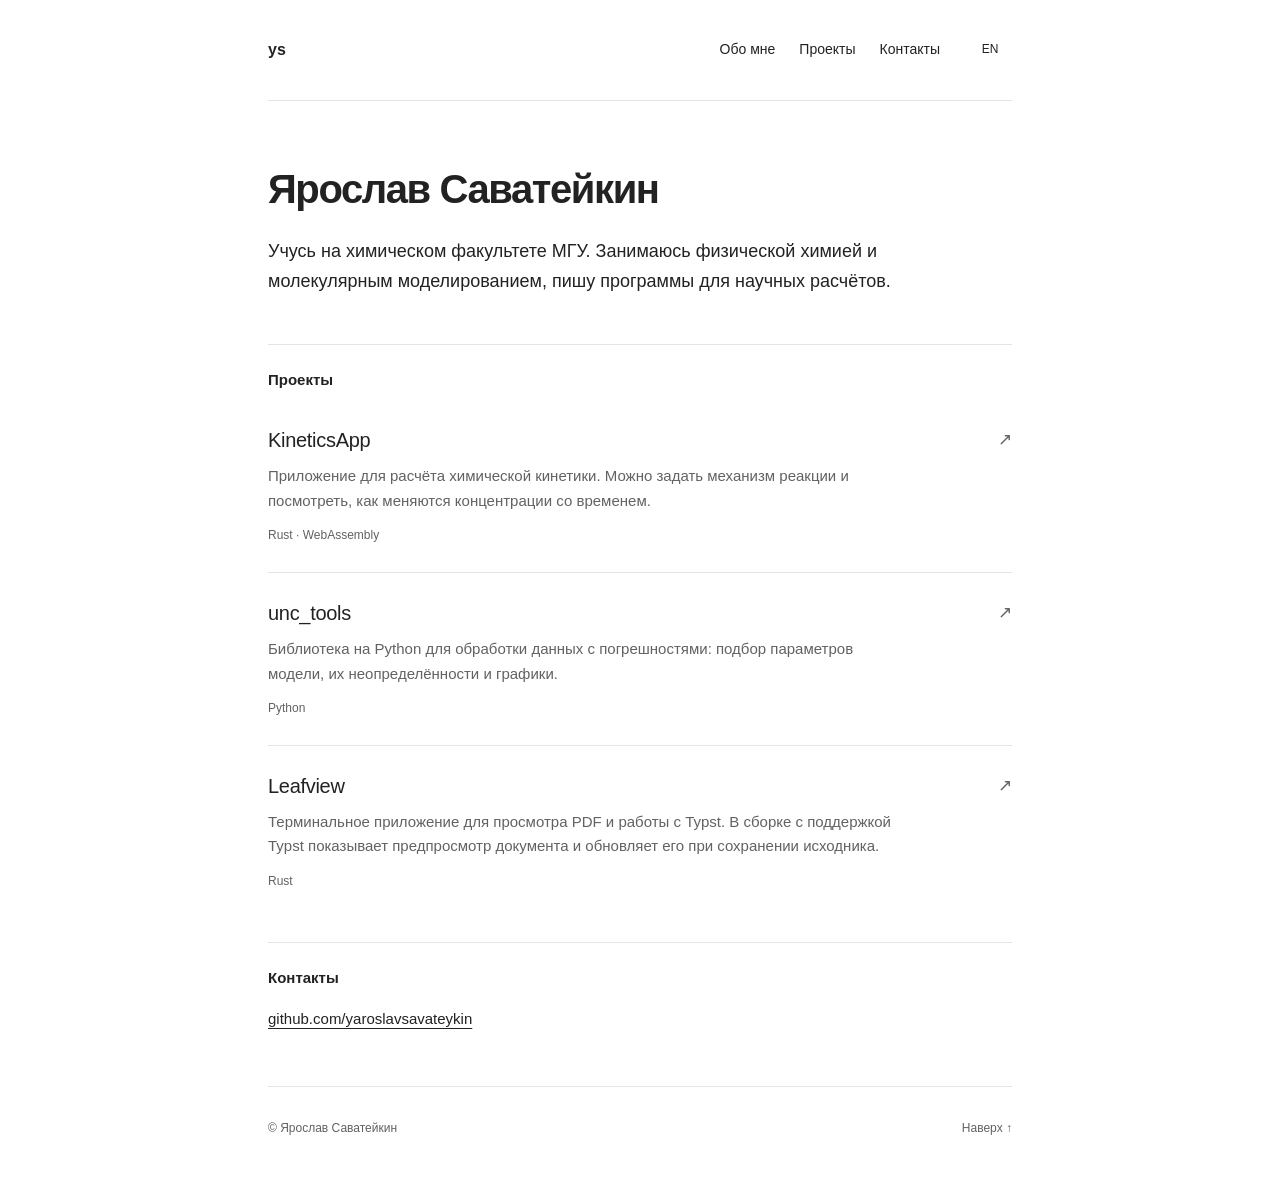
<file: index.html>
<!doctype html>
<html lang="ru">
  <head>
    <meta charset="utf-8">
    <meta name="viewport" content="width=device-width, initial-scale=1">
    <title>Ярослав Саватейкин | Физическая химия и научные вычисления</title>
    <meta name="description" content="Ярослав Саватейкин, студент химического факультета МГУ. Физическая химия, молекулярное моделирование и научное программное обеспечение.">
    <meta name="theme-color" content="#ffffff">
    <meta property="og:title" content="Ярослав Саватейкин | Физическая химия и научные вычисления">
    <meta property="og:description" content="Ярослав Саватейкин, студент химического факультета МГУ. Физическая химия, молекулярное моделирование и научное программное обеспечение.">
    <meta property="og:type" content="website">
    <meta property="og:url" content="https://savateykin.ru/">
    <meta property="og:locale" content="ru_RU">
    <meta property="og:locale:alternate" content="en_US">
    <link rel="canonical" href="https://savateykin.ru/">
    <link rel="alternate" hreflang="ru" href="https://savateykin.ru/">
    <link rel="alternate" hreflang="en" href="https://savateykin.ru/en/">
    <link rel="alternate" hreflang="x-default" href="https://savateykin.ru/">
    <link rel="icon" href="/favicon.svg" type="image/svg+xml">
    <link rel="stylesheet" href="/styles.css">
    <script src="/script.js" defer></script>
  </head>
  <body id="top">
    <a class="skip" href="#main">К содержимому</a>
    <div class="page">
      <header class="header">
        <a class="wordmark" href="/" aria-label="Ярослав Саватейкин">ys</a>
        <nav aria-label="Основная навигация">
          <a href="#about">Обо мне</a>
          <a href="#projects">Проекты</a>
          <a href="#contact">Контакты</a>
        </nav>
        <a class="language-switch" href="/en/" lang="en" hreflang="en" aria-label="Switch to English">EN</a>
      </header>
      <main id="main">
        <section class="hero" id="about" aria-labelledby="name">
          <h1 id="name">Ярослав Саватейкин</h1>
          <p class="lead hero-intro">Учусь на химическом факультете МГУ. Занимаюсь физической химией и молекулярным моделированием, пишу программы для научных расчётов.</p>
        </section>
        <section class="section" id="projects" aria-labelledby="projects-title">
          <div class="section-title"><h2 id="projects-title">Проекты</h2></div>
          <ul class="project-list">
          <li class="project">
            <h3><a class="project-heading" href="https://kinetics-app.ru" target="_blank" rel="noopener noreferrer">KineticsApp<span aria-hidden="true">↗</span></a></h3>
            <p>Приложение для расчёта химической кинетики. Можно задать механизм реакции и посмотреть, как меняются концентрации со временем.</p>
            <small class="tag">Rust · WebAssembly</small>
          </li>
          <li class="project">
            <h3><a class="project-heading" href="https://github.com/yaroslavsavateykin/unc_tools" target="_blank" rel="noopener noreferrer">unc_tools<span aria-hidden="true">↗</span></a></h3>
            <p>Библиотека на Python для обработки данных с погрешностями: подбор параметров модели, их неопределённости и графики.</p>
            <small class="tag">Python</small>
          </li>
          <li class="project">
            <h3><a class="project-heading" href="https://github.com/yaroslavsavateykin/leafview" target="_blank" rel="noopener noreferrer">Leafview<span aria-hidden="true">↗</span></a></h3>
            <p>Терминальное приложение для просмотра PDF и работы с Typst. В сборке с поддержкой Typst показывает предпросмотр документа и обновляет его при сохранении исходника.</p>
            <small class="tag">Rust</small>
          </li>
          </ul>
        </section>
        <section class="section contact" id="contact" aria-labelledby="contact-title">
          <div class="section-title"><h2 id="contact-title">Контакты</h2></div>
          <p><a href="https://github.com/yaroslavsavateykin" target="_blank" rel="noopener noreferrer">github.com/yaroslavsavateykin</a></p>
        </section>
      </main>
      <footer><span>© Ярослав Саватейкин</span><a href="#top">Наверх ↑</a></footer>
    </div>
  </body>
</html>
</file>
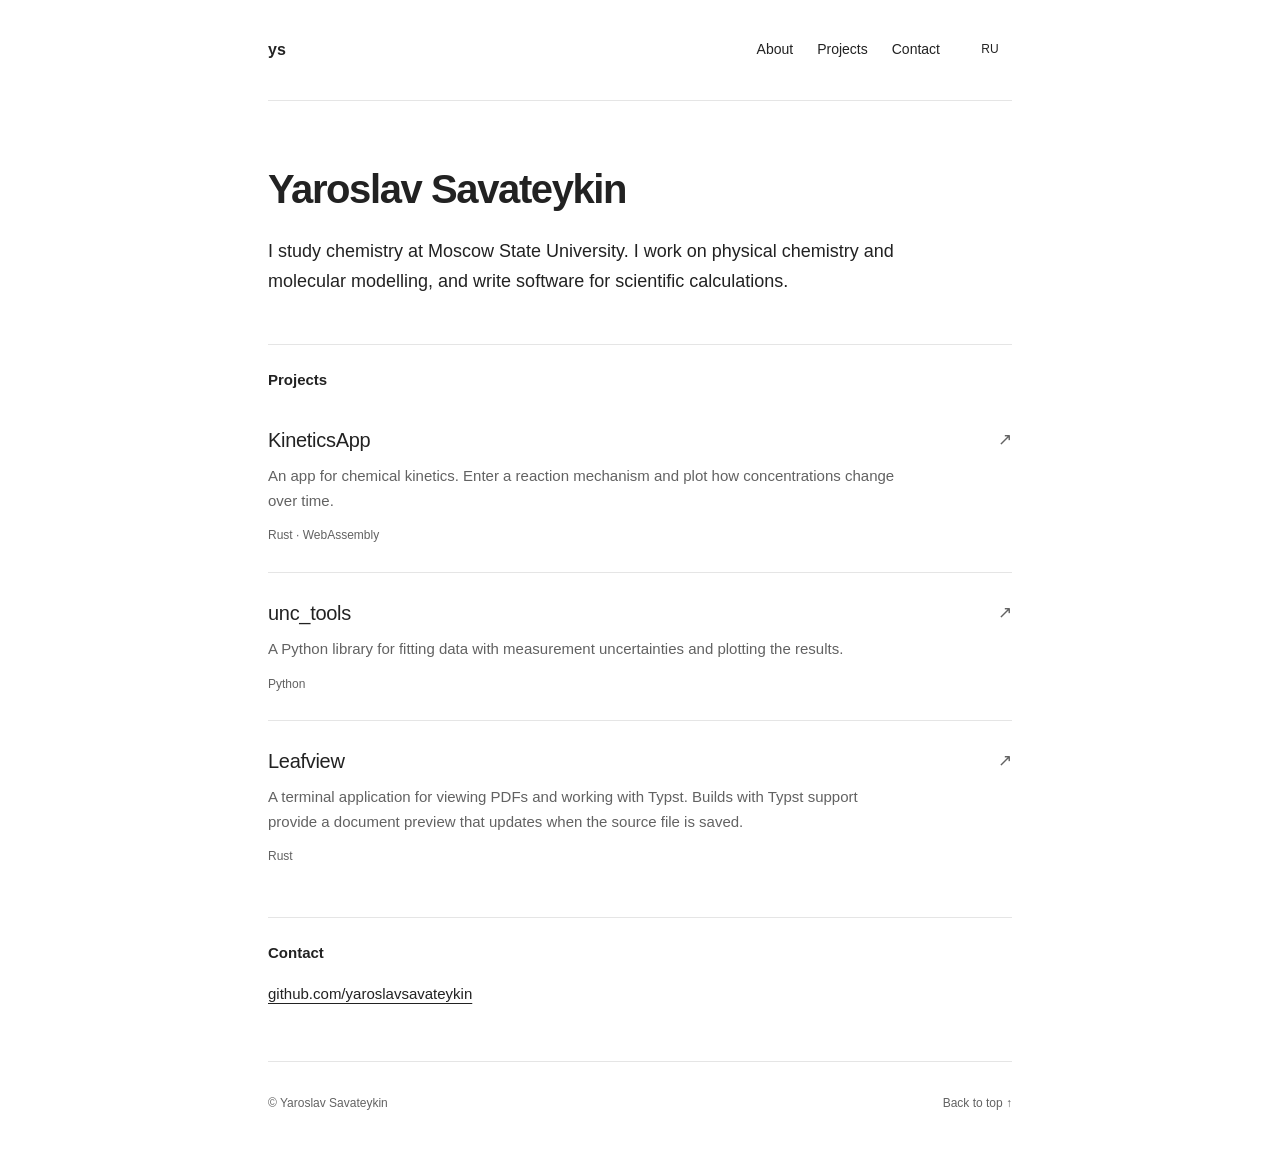
<file: en/index.html>
<!doctype html>
<html lang="en">
  <head>
    <meta charset="utf-8">
    <meta name="viewport" content="width=device-width, initial-scale=1">
    <title>Yaroslav Savateykin | Physical chemistry &amp; scientific computing</title>
    <meta name="description" content="Yaroslav Savateykin, chemistry student at Moscow State University. Physical chemistry, molecular modelling, and scientific software.">
    <meta name="theme-color" content="#ffffff">
    <meta property="og:title" content="Yaroslav Savateykin | Physical chemistry &amp; scientific computing">
    <meta property="og:description" content="Yaroslav Savateykin, chemistry student at Moscow State University. Physical chemistry, molecular modelling, and scientific software.">
    <meta property="og:type" content="website">
    <meta property="og:url" content="https://savateykin.ru/en/">
    <meta property="og:locale" content="en_US">
    <meta property="og:locale:alternate" content="ru_RU">
    <link rel="canonical" href="https://savateykin.ru/en/">
    <link rel="alternate" hreflang="ru" href="https://savateykin.ru/">
    <link rel="alternate" hreflang="en" href="https://savateykin.ru/en/">
    <link rel="alternate" hreflang="x-default" href="https://savateykin.ru/">
    <link rel="icon" href="/favicon.svg" type="image/svg+xml">
    <link rel="stylesheet" href="/styles.css">
    <script src="/script.js" defer></script>
  </head>
  <body id="top">
    <a class="skip" href="#main">Skip to content</a>
    <div class="page">
      <header class="header">
        <a class="wordmark" href="/en/" aria-label="Yaroslav Savateykin">ys</a>
        <nav aria-label="Main navigation">
          <a href="#about">About</a>
          <a href="#projects">Projects</a>
          <a href="#contact">Contact</a>
        </nav>
        <a class="language-switch" href="/" lang="ru" hreflang="ru" aria-label="Переключить на русский">RU</a>
      </header>
      <main id="main">
        <section class="hero" id="about" aria-labelledby="name">
          <h1 id="name">Yaroslav Savateykin</h1>
          <p class="lead hero-intro">I study chemistry at Moscow State University. I work on physical chemistry and molecular modelling, and write software for scientific calculations.</p>
        </section>
        <section class="section" id="projects" aria-labelledby="projects-title">
          <div class="section-title"><h2 id="projects-title">Projects</h2></div>
          <ul class="project-list">
          <li class="project">
            <h3><a class="project-heading" href="https://kinetics-app.ru" target="_blank" rel="noopener noreferrer">KineticsApp<span aria-hidden="true">↗</span></a></h3>
            <p>An app for chemical kinetics. Enter a reaction mechanism and plot how concentrations change over time.</p>
            <small class="tag">Rust · WebAssembly</small>
          </li>
          <li class="project">
            <h3><a class="project-heading" href="https://github.com/yaroslavsavateykin/unc_tools" target="_blank" rel="noopener noreferrer">unc_tools<span aria-hidden="true">↗</span></a></h3>
            <p>A Python library for fitting data with measurement uncertainties and plotting the results.</p>
            <small class="tag">Python</small>
          </li>
          <li class="project">
            <h3><a class="project-heading" href="https://github.com/yaroslavsavateykin/leafview" target="_blank" rel="noopener noreferrer">Leafview<span aria-hidden="true">↗</span></a></h3>
            <p>A terminal application for viewing PDFs and working with Typst. Builds with Typst support provide a document preview that updates when the source file is saved.</p>
            <small class="tag">Rust</small>
          </li>
          </ul>
        </section>
        <section class="section contact" id="contact" aria-labelledby="contact-title">
          <div class="section-title"><h2 id="contact-title">Contact</h2></div>
          <p><a href="https://github.com/yaroslavsavateykin" target="_blank" rel="noopener noreferrer">github.com/yaroslavsavateykin</a></p>
        </section>
      </main>
      <footer><span>© Yaroslav Savateykin</span><a href="#top">Back to top ↑</a></footer>
    </div>
  </body>
</html>
</file>
<file: styles.css>
:root {
  color-scheme: light;
  --paper: #fff;
  --ink: #222;
  --muted: #626262;
  --line: #e5e5e5;
  --sans: -apple-system, BlinkMacSystemFont, "Segoe UI", Arial, sans-serif;
}

* { box-sizing: border-box; }
html { scroll-padding-top: 24px; }
body {
  margin: 0;
  background: var(--paper);
  color: var(--ink);
  font: 16px/1.65 var(--sans);
  -webkit-font-smoothing: antialiased;
}
::selection { background: #e3e3e3; }
a { color: inherit; text-underline-offset: 4px; text-decoration-thickness: 1px; }
a:hover { text-decoration: underline; }
a:focus-visible { outline: 2px solid var(--ink); outline-offset: 5px; }
.page { max-width: 808px; padding: 0 32px; margin: auto; }
.header {
  display: flex;
  align-items: center;
  gap: 28px;
  padding: 28px 0;
  border-bottom: 1px solid var(--line);
}
.wordmark { font-size: 16px; font-weight: 600; text-decoration: none; }
nav { display: flex; gap: 24px; margin-left: auto; font-size: 14px; }
nav a { display: inline-flex; align-items: center; min-height: 44px; text-decoration: none; }
.language-switch {
  display: inline-grid;
  place-items: center;
  min-width: 44px;
  min-height: 44px;
  font-size: 12px;
  text-decoration: none;
}
.hero { padding-top: 64px; }
h1 { font-size: clamp(30px, 4.5vw, 40px); line-height: 1.2; letter-spacing: -.035em; font-weight: 600; margin: 0 0 24px; }
.lead { font-size: 18px; line-height: 1.65; margin: 0; max-width: 640px; }
.section { margin-top: 48px; border-top: 1px solid var(--line); padding-top: 24px; }
.section-title h2 { font-size: 15px; line-height: 1.5; font-weight: 600; margin: 0 0 8px; }
.project-list { list-style: none; margin: 0; padding: 0; }
.project { padding: 24px 0; border-bottom: 1px solid var(--line); }
.project:last-child { border-bottom: 0; padding-bottom: 0; }
.project-heading { display: flex; justify-content: space-between; align-items: center; gap: 16px; text-decoration: none; min-height: 32px; }
.project h3 { font-size: 20px; line-height: 1.4; font-weight: 500; margin: 0; letter-spacing: -.015em; }
.project-heading > span { font-size: 17px; color: var(--muted); }
.project p { font-size: 15px; color: var(--muted); margin: 8px 0; max-width: 640px; }
.tag { font-size: 12px; color: var(--muted); }
.contact { margin-bottom: 48px; }
.contact p { margin: 12px 0 0; font-size: 15px; overflow-wrap: anywhere; }
.contact p a { display: inline-block; padding: 6px 0; }
footer {
  border-top: 1px solid var(--line);
  padding: 20px 0 28px;
  display: flex;
  align-items: center;
  justify-content: space-between;
  gap: 16px;
  font-size: 12px;
  color: var(--muted);
}
footer a { display: inline-flex; align-items: center; min-height: 44px; text-decoration: none; }
.skip { position: absolute; left: 20px; top: -100px; padding: 10px; background: var(--paper); z-index: 10; }
.skip:focus { top: 10px; }

@media (max-width: 600px) {
  .page { padding: 0 24px; }
  .header { padding: 16px 0; gap: 16px; }
  nav { gap: 16px; font-size: 12px; }
  .hero { padding-top: 40px; }
  .lead { font-size: 16px; }
  .section { margin-top: 36px; }
  .contact { margin-bottom: 32px; }
}
@media (max-width: 380px) {
  .page { padding: 0 18px; }
  .header { gap: 8px; }
  nav { gap: 12px; }
  .language-switch { min-width: 36px; }
  footer { font-size: 11px; }
}
@media (prefers-reduced-motion: reduce) {
  *, *::before, *::after { scroll-behavior: auto !important; transition: none !important; }
}
</file>
